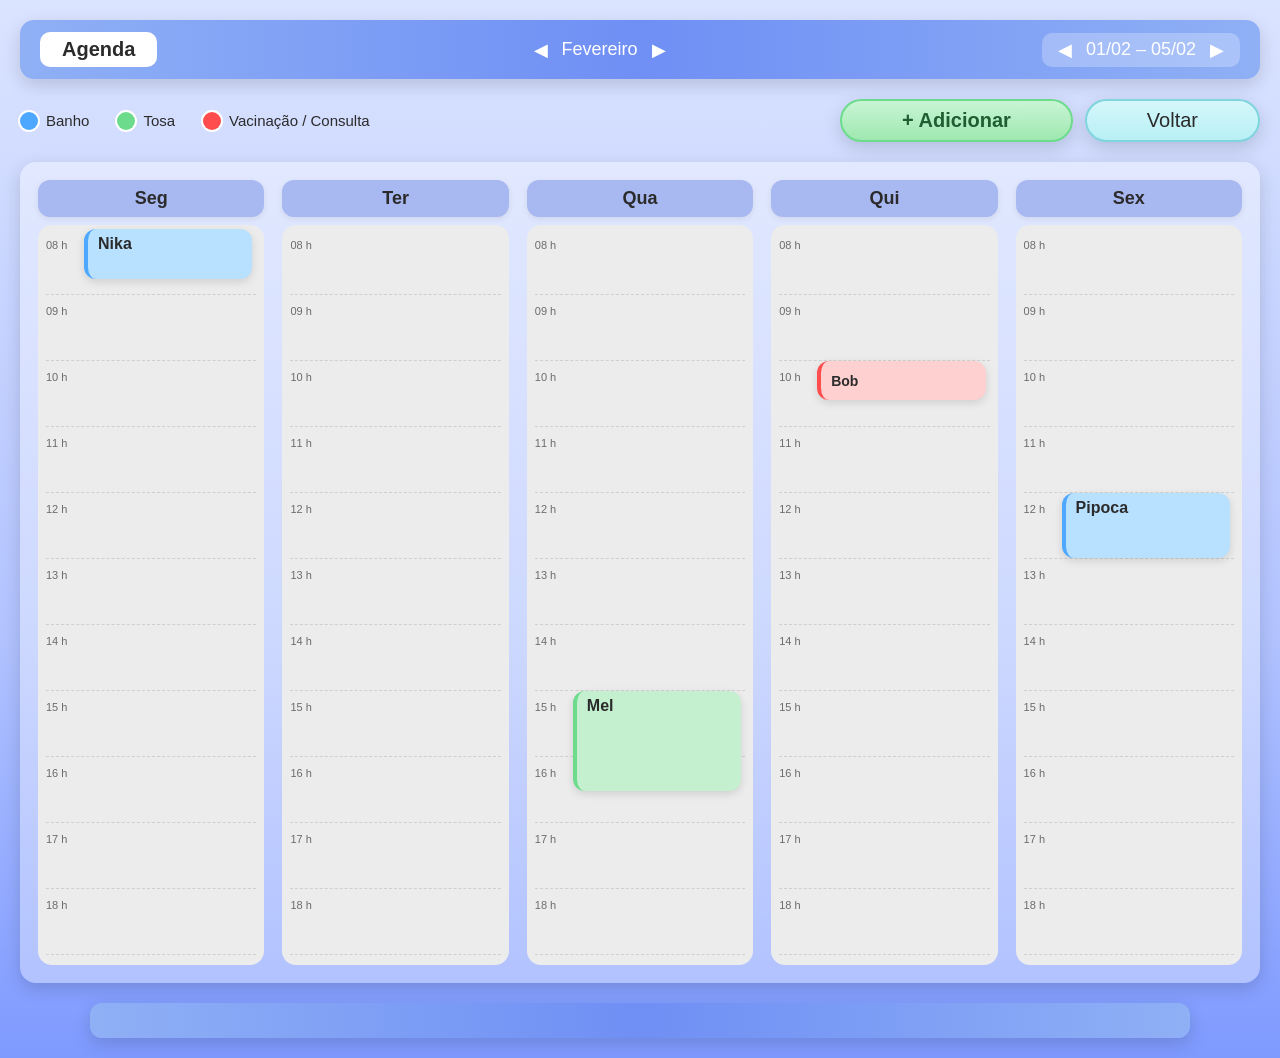
<file: agenda.html>
<!DOCTYPE html>
<html lang="PT-BR">
<head>
    <meta charset="UTF-8">
    <meta name="viewport" content="width=device-width, initial-scale=1.0">
    <link rel="stylesheet" href="css/style.css">
    <title>Agenda — PetVida & Estética Animal</title>
</head>
<body class="pagina-agenda">

  <!-- ==================== TOPO DA AGENDA ==================== -->
  <header class="topo-agenda">

    <a href="index.html" class="topo-titulo">Agenda</a>

    <div class="topo-nav">
      <a href="#" class="nav-seta">◀</a>
      <span class="nav-texto">Fevereiro</span>
      <a href="#" class="nav-seta">▶</a>
    </div>

    <div class="topo-nav topo-nav-semana">
      <a href="#" class="nav-seta">◀</a>
      <span class="nav-texto">01/02 – 05/02</span>
      <a href="#" class="nav-seta">▶</a>
    </div>

  </header>

  <!-- ==================== LEGENDA + BOTÕES ==================== -->
  <section class="barra-legenda">

    <div class="legenda">
      <span class="legenda-item">
        <span class="bolinha bolinha-banho"></span> Banho
      </span>
      <span class="legenda-item">
        <span class="bolinha bolinha-tosa"></span> Tosa
      </span>
      <span class="legenda-item">
        <span class="bolinha bolinha-vacina"></span> Vacinação / Consulta
      </span>
    </div>

    <div class="botoes-acao">
      <a href="cadastro.html" class="botao-voltar botao-adicionar">+ Adicionar</a>
      <a href="index.html" class="botao-voltar">Voltar</a>
    </div>

  </section>

  <!-- ==================== GRADE DA SEMANA ==================== -->
  <section class="grade-semana">

    <!-- ==================== SEGUNDA ==================== -->
    <div class="coluna-dia">
      <div class="coluna-cabecalho">Seg</div>
      <div class="coluna-corpo">

        <div class="linha-horario">
          <span class="hora-label">08 h</span>
          <div class="agendamento agendamento-banho agendamento-alto">
            <strong>Nika</strong>
            <small>8:00 – 8:40</small>
          </div>
        </div>

        <div class="linha-horario"><span class="hora-label">09 h</span></div>
        <div class="linha-horario"><span class="hora-label">10 h</span></div>
        <div class="linha-horario"><span class="hora-label">11 h</span></div>
        <div class="linha-horario"><span class="hora-label">12 h</span></div>
        <div class="linha-horario"><span class="hora-label">13 h</span></div>
        <div class="linha-horario"><span class="hora-label">14 h</span></div>
        <div class="linha-horario"><span class="hora-label">15 h</span></div>
        <div class="linha-horario"><span class="hora-label">16 h</span></div>
        <div class="linha-horario"><span class="hora-label">17 h</span></div>
        <div class="linha-horario"><span class="hora-label">18 h</span></div>

      </div>
    </div>

    <!-- ==================== TERÇA ==================== -->
    <div class="coluna-dia">
      <div class="coluna-cabecalho">Ter</div>
      <div class="coluna-corpo">

        <div class="linha-horario"><span class="hora-label">08 h</span></div>
        <div class="linha-horario"><span class="hora-label">09 h</span></div>
        <div class="linha-horario"><span class="hora-label">10 h</span></div>
        <div class="linha-horario"><span class="hora-label">11 h</span></div>
        <div class="linha-horario"><span class="hora-label">12 h</span></div>
        <div class="linha-horario"><span class="hora-label">13 h</span></div>
        <div class="linha-horario"><span class="hora-label">14 h</span></div>
        <div class="linha-horario"><span class="hora-label">15 h</span></div>
        <div class="linha-horario"><span class="hora-label">16 h</span></div>
        <div class="linha-horario"><span class="hora-label">17 h</span></div>
        <div class="linha-horario"><span class="hora-label">18 h</span></div>

      </div>
    </div>

    <!-- ==================== QUARTA ==================== -->
    <div class="coluna-dia">
      <div class="coluna-cabecalho">Qua</div>
      <div class="coluna-corpo">

        <div class="linha-horario"><span class="hora-label">08 h</span></div>
        <div class="linha-horario"><span class="hora-label">09 h</span></div>
        <div class="linha-horario"><span class="hora-label">10 h</span></div>
        <div class="linha-horario"><span class="hora-label">11 h</span></div>
        <div class="linha-horario"><span class="hora-label">12 h</span></div>
        <div class="linha-horario"><span class="hora-label">13 h</span></div>
        <div class="linha-horario"><span class="hora-label">14 h</span></div>

        <div class="linha-horario">
          <span class="hora-label">15 h</span>
          <div class="agendamento agendamento-tosa agendamento-1h30">
            <strong>Mel</strong>
            <small>15:00 – 16:30</small>
          </div>
        </div>

        <div class="linha-horario"><span class="hora-label">16 h</span></div>
        <div class="linha-horario"><span class="hora-label">17 h</span></div>
        <div class="linha-horario"><span class="hora-label">18 h</span></div>

      </div>
    </div>

    <!-- ==================== QUINTA ==================== -->
    <div class="coluna-dia">
      <div class="coluna-cabecalho">Qui</div>
      <div class="coluna-corpo">

        <div class="linha-horario"><span class="hora-label">08 h</span></div>
        <div class="linha-horario"><span class="hora-label">09 h</span></div>

        <div class="linha-horario">
          <span class="hora-label">10 h</span>
          <div class="agendamento agendamento-vacina agendamento-30min">
            <strong>Bob</strong>
            <small>10:00 – 10:30</small>
          </div>
        </div>

        <div class="linha-horario"><span class="hora-label">11 h</span></div>
        <div class="linha-horario"><span class="hora-label">12 h</span></div>
        <div class="linha-horario"><span class="hora-label">13 h</span></div>
        <div class="linha-horario"><span class="hora-label">14 h</span></div>
        <div class="linha-horario"><span class="hora-label">15 h</span></div>
        <div class="linha-horario"><span class="hora-label">16 h</span></div>
        <div class="linha-horario"><span class="hora-label">17 h</span></div>
        <div class="linha-horario"><span class="hora-label">18 h</span></div>

      </div>
    </div>

    <!-- ==================== SEXTA ==================== -->
    <div class="coluna-dia">
      <div class="coluna-cabecalho">Sex</div>
      <div class="coluna-corpo">

        <div class="linha-horario"><span class="hora-label">08 h</span></div>
        <div class="linha-horario"><span class="hora-label">09 h</span></div>
        <div class="linha-horario"><span class="hora-label">10 h</span></div>
        <div class="linha-horario"><span class="hora-label">11 h</span></div>

        <div class="linha-horario">
          <span class="hora-label">12 h</span>
          <div class="agendamento agendamento-banho agendamento-1h">
            <strong>Pipoca</strong>
            <small>12:00 – 13:00</small>
          </div>
        </div>

        <div class="linha-horario"><span class="hora-label">13 h</span></div>
        <div class="linha-horario"><span class="hora-label">14 h</span></div>
        <div class="linha-horario"><span class="hora-label">15 h</span></div>
        <div class="linha-horario"><span class="hora-label">16 h</span></div>
        <div class="linha-horario"><span class="hora-label">17 h</span></div>
        <div class="linha-horario"><span class="hora-label">18 h</span></div>

      </div>
    </div>

  </section>

  <!-- Faixa azul do rodapé -->
  <div class="rodape-faixa"></div>

</body>
</html>
</file>
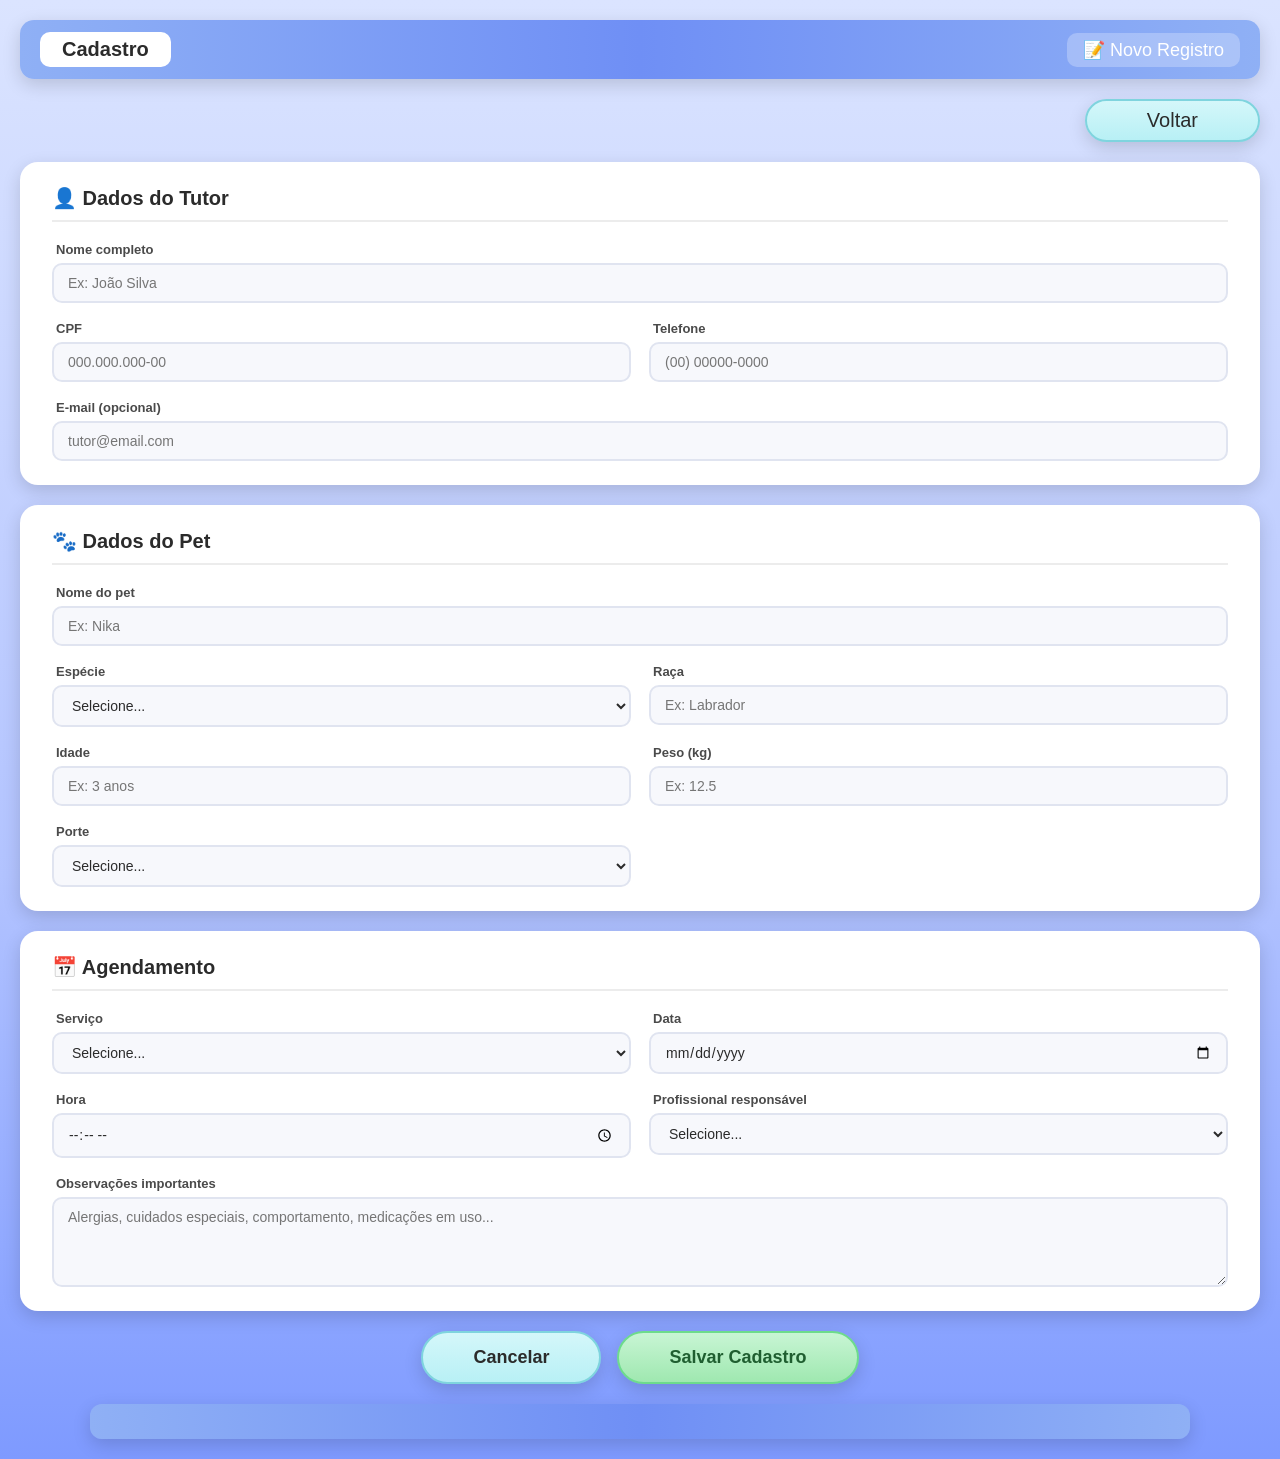
<file: cadastro.html>
<!DOCTYPE html>
<html lang="PT-BR">
<head>
    <meta charset="UTF-8">
    <meta name="viewport" content="width=device-width, initial-scale=1.0">
    <link rel="stylesheet" href="css/style.css">
    <title>Cadastro — PetVida & Estética Animal</title>
</head>
<body class="pagina-cadastro">

  <!-- ==================== TOPO ==================== -->
  <header class="topo-agenda">

    <a href="index.html" class="topo-titulo">Cadastro</a>

    <div class="topo-nav topo-nav-semana">
      <span class="nav-texto">📝 Novo Registro</span>
    </div>

  </header>

  <!-- ==================== BOTÕES ==================== -->
  <section class="barra-legenda">

    <div></div>

    <div class="botoes-acao">
      <a href="index.html" class="botao-voltar">Voltar</a>
    </div>

  </section>

  <!-- ==================== FORMULÁRIO ==================== -->
  <form class="form-cadastro" action="index.html">

    <!-- ============ SEÇÃO: TUTOR ============ -->
    <section class="form-secao">
      <h2 class="form-secao-titulo">👤 Dados do Tutor</h2>

      <div class="form-grid">

        <div class="form-campo form-campo-full">
          <label for="tutor-nome">Nome completo</label>
          <input
            type="text"
            id="tutor-nome"
            name="tutor-nome"
            placeholder="Ex: João Silva"
            required
          >
        </div>

        <div class="form-campo">
          <label for="tutor-cpf">CPF</label>
          <input
            type="text"
            id="tutor-cpf"
            name="tutor-cpf"
            placeholder="000.000.000-00"
            required
          >
        </div>

        <div class="form-campo">
          <label for="tutor-tel">Telefone</label>
          <input
            type="tel"
            id="tutor-tel"
            name="tutor-tel"
            placeholder="(00) 00000-0000"
            required
          >
        </div>

        <div class="form-campo form-campo-full">
          <label for="tutor-email">E-mail (opcional)</label>
          <input
            type="email"
            id="tutor-email"
            name="tutor-email"
            placeholder="tutor@email.com"
          >
        </div>

      </div>
    </section>

    <!-- ============ SEÇÃO: PET ============ -->
    <section class="form-secao">
      <h2 class="form-secao-titulo">🐾 Dados do Pet</h2>

      <div class="form-grid">

        <div class="form-campo form-campo-full">
          <label for="pet-nome">Nome do pet</label>
          <input
            type="text"
            id="pet-nome"
            name="pet-nome"
            placeholder="Ex: Nika"
            required
          >
        </div>

        <div class="form-campo">
          <label for="pet-especie">Espécie</label>
          <select id="pet-especie" name="pet-especie" required>
            <option value="">Selecione...</option>
            <option value="cachorro">🐶 Cachorro</option>
            <option value="gato">🐱 Gato</option>
            <option value="ave">🐦 Ave</option>
            <option value="roedor">🐹 Roedor</option>
            <option value="outro">Outro</option>
          </select>
        </div>

        <div class="form-campo">
          <label for="pet-raca">Raça</label>
          <input
            type="text"
            id="pet-raca"
            name="pet-raca"
            placeholder="Ex: Labrador"
          >
        </div>

        <div class="form-campo">
          <label for="pet-idade">Idade</label>
          <input
            type="text"
            id="pet-idade"
            name="pet-idade"
            placeholder="Ex: 3 anos"
          >
        </div>

        <div class="form-campo">
          <label for="pet-peso">Peso (kg)</label>
          <input
            type="number"
            id="pet-peso"
            name="pet-peso"
            placeholder="Ex: 12.5"
            step="0.1"
            min="0"
          >
        </div>

        <div class="form-campo">
          <label for="pet-porte">Porte</label>
          <select id="pet-porte" name="pet-porte" required>
            <option value="">Selecione...</option>
            <option value="mini">Mini (até 5 kg)</option>
            <option value="pequeno">Pequeno (5–10 kg)</option>
            <option value="medio">Médio (10–25 kg)</option>
            <option value="grande">Grande (25–45 kg)</option>
            <option value="gigante">Gigante (45+ kg)</option>
          </select>
        </div>

      </div>
    </section>

    <!-- ============ SEÇÃO: AGENDAMENTO ============ -->
    <section class="form-secao">
      <h2 class="form-secao-titulo">📅 Agendamento</h2>

      <div class="form-grid">

        <div class="form-campo">
          <label for="ag-servico">Serviço</label>
          <select id="ag-servico" name="ag-servico" required>
            <option value="">Selecione...</option>
            <option value="banho">🛁 Banho</option>
            <option value="tosa">✂️ Tosa</option>
            <option value="banho-tosa">🛁 Banho + Tosa</option>
            <option value="vacina">💉 Vacinação</option>
            <option value="consulta">🩺 Consulta</option>
          </select>
        </div>

        <div class="form-campo">
          <label for="ag-data">Data</label>
          <input
            type="date"
            id="ag-data"
            name="ag-data"
            required
          >
        </div>

        <div class="form-campo">
          <label for="ag-hora">Hora</label>
          <input
            type="time"
            id="ag-hora"
            name="ag-hora"
            required
          >
        </div>

        <div class="form-campo">
          <label for="ag-responsavel">Profissional responsável</label>
          <select id="ag-responsavel" name="ag-responsavel">
            <option value="">Selecione...</option>
            <option value="gabriel">Dr. Gabriel Santos</option>
            <option value="camila">Dra. Camila Paes</option>
            <option value="rafael">Rafael (Tosador)</option>
            <option value="bianca">Bianca (Tosadora)</option>
          </select>
        </div>

        <div class="form-campo form-campo-full">
          <label for="ag-obs">Observações importantes</label>
          <textarea
            id="ag-obs"
            name="ag-obs"
            rows="4"
            placeholder="Alergias, cuidados especiais, comportamento, medicações em uso..."
          ></textarea>
        </div>

      </div>
    </section>

    <!-- ============ BOTÕES DE AÇÃO ============ -->
    <div class="form-acoes">
      <a href="index.html" class="botao-form botao-cancelar">Cancelar</a>
      <button type="submit" class="botao-form botao-salvar">Salvar Cadastro</button>
    </div>

  </form>

  <!-- Faixa azul do rodapé -->
  <div class="rodape-faixa"></div>

</body>
</html>
</file>
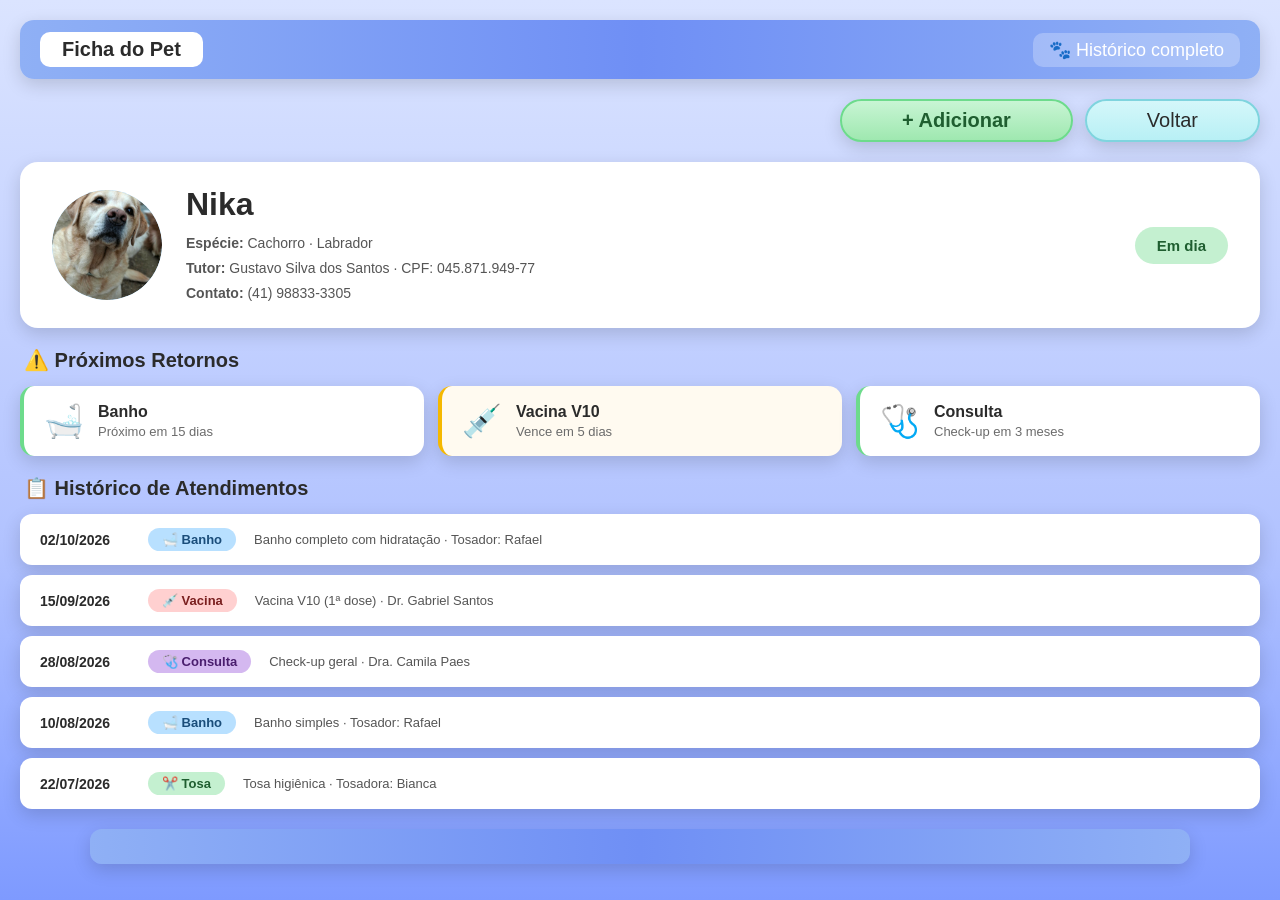
<file: pet-detalhe.html>
<!DOCTYPE html>
<html lang="PT-BR">
<head>
    <meta charset="UTF-8">
    <meta name="viewport" content="width=device-width, initial-scale=1.0">
    <link rel="stylesheet" href="css/style.css">
    <title>Ficha do Pet — PetVida & Estética Animal</title>
</head>
<body class="pagina-detalhe">

  <!-- ==================== TOPO ==================== -->
  <header class="topo-agenda">

    <a href="index.html" class="topo-titulo">Ficha do Pet</a>

    <div class="topo-nav topo-nav-semana">
      <span class="nav-texto">🐾 Histórico completo</span>
    </div>

  </header>

  <!-- ==================== BOTÕES ==================== -->
  <section class="barra-legenda">

    <div></div>

    <div class="botoes-acao">
      <a href="cadastro.html" class="botao-voltar botao-adicionar">+ Adicionar</a>
      <a href="pets.html" class="botao-voltar">Voltar</a>
    </div>

  </section>

  <!-- ==================== CABEÇALHO DO PET ==================== -->
  <section class="ficha-cabecalho">

    <div class="ficha-avatar">
      <img src="assets/Nika.jpg" alt="Nika" class="ficha-avatar-img">
    </div>

    <div class="ficha-dados">
      <h1 class="ficha-nome">Nika</h1>
      <p class="ficha-info"><strong>Espécie:</strong> Cachorro · Labrador</p>
      <p class="ficha-info"><strong>Tutor:</strong> Gustavo Silva dos Santos · CPF: 045.871.949-77</p>
      <p class="ficha-info"><strong>Contato:</strong> (41) 98833-3305</p>
    </div>

    <span class="pet-status pet-status-ok ficha-status">Em dia</span>

  </section>

  <!-- ==================== PRÓXIMOS RETORNOS ==================== -->
  <section class="ficha-secao">

    <h2 class="ficha-secao-titulo">⚠️ Próximos Retornos</h2>

    <div class="retornos-grid">

      <div class="retorno-card retorno-ok">
        <span class="retorno-icone">🛁</span>
        <div class="retorno-info">
          <strong>Banho</strong>
          <small>Próximo em 15 dias</small>
        </div>
      </div>

      <div class="retorno-card retorno-alerta">
        <span class="retorno-icone">💉</span>
        <div class="retorno-info">
          <strong>Vacina V10</strong>
          <small>Vence em 5 dias</small>
        </div>
      </div>

      <div class="retorno-card retorno-ok">
        <span class="retorno-icone">🩺</span>
        <div class="retorno-info">
          <strong>Consulta</strong>
          <small>Check-up em 3 meses</small>
        </div>
      </div>

    </div>

  </section>

  <!-- ==================== HISTÓRICO ==================== -->
  <section class="ficha-secao">

    <h2 class="ficha-secao-titulo">📋 Histórico de Atendimentos</h2>

    <div class="historico-lista">

      <div class="historico-item">
        <span class="historico-data">02/10/2026</span>
        <span class="historico-tipo historico-tipo-banho">🛁 Banho</span>
        <span class="historico-detalhe">Banho completo com hidratação · Tosador: Rafael</span>
      </div>

      <div class="historico-item">
        <span class="historico-data">15/09/2026</span>
        <span class="historico-tipo historico-tipo-vacina">💉 Vacina</span>
        <span class="historico-detalhe">Vacina V10 (1ª dose) · Dr. Gabriel Santos</span>
      </div>

      <div class="historico-item">
        <span class="historico-data">28/08/2026</span>
        <span class="historico-tipo historico-tipo-consulta">🩺 Consulta</span>
        <span class="historico-detalhe">Check-up geral · Dra. Camila Paes</span>
      </div>

      <div class="historico-item">
        <span class="historico-data">10/08/2026</span>
        <span class="historico-tipo historico-tipo-banho">🛁 Banho</span>
        <span class="historico-detalhe">Banho simples · Tosador: Rafael</span>
      </div>

      <div class="historico-item">
        <span class="historico-data">22/07/2026</span>
        <span class="historico-tipo historico-tipo-tosa">✂️ Tosa</span>
        <span class="historico-detalhe">Tosa higiênica · Tosadora: Bianca</span>
      </div>

    </div>

  </section>

  <!-- Faixa azul do rodapé -->
  <div class="rodape-faixa"></div>

</body>
</html>
</file>
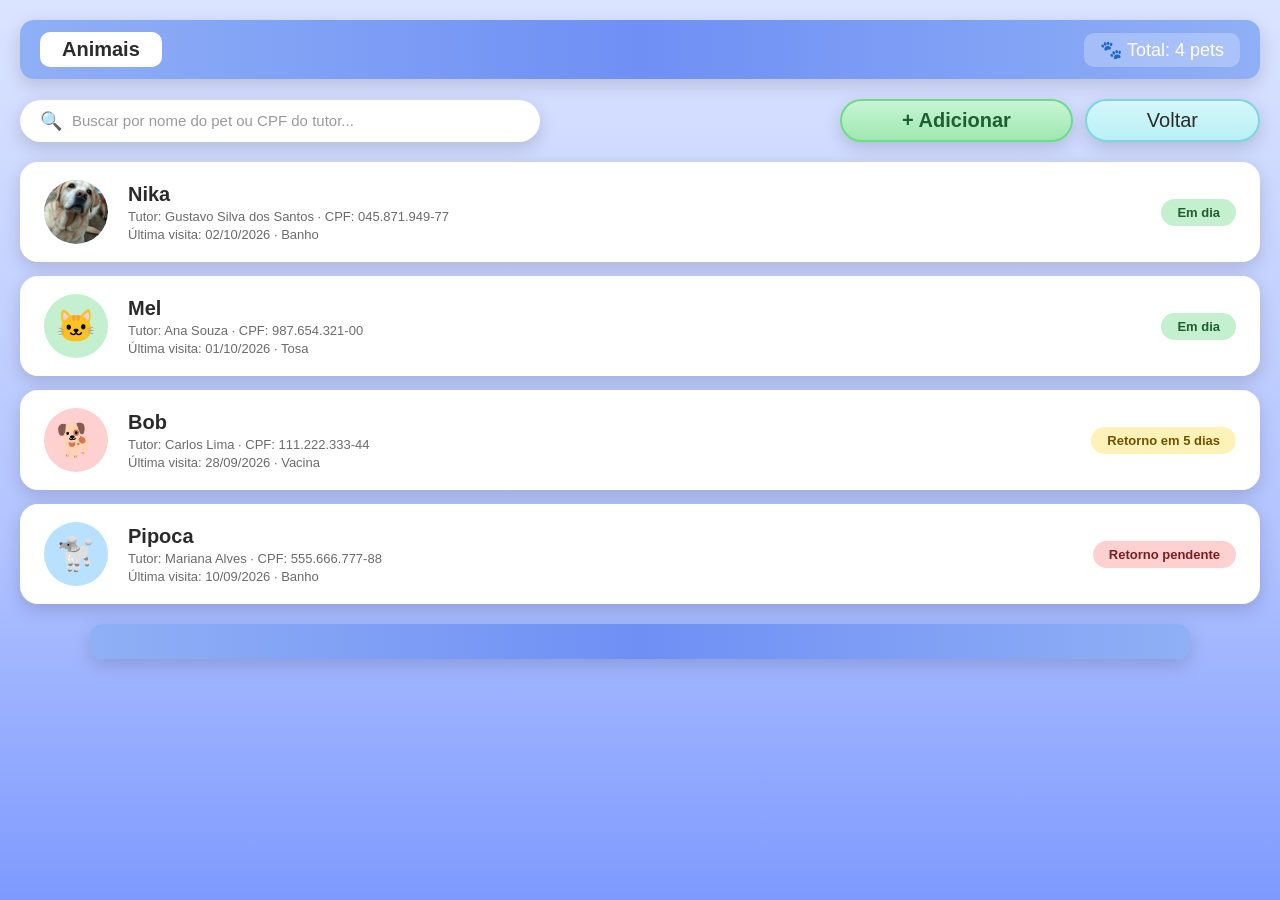
<file: pets.html>
<!DOCTYPE html>
<html lang="PT-BR">
<head>
    <meta charset="UTF-8">
    <meta name="viewport" content="width=device-width, initial-scale=1.0">
    <link rel="stylesheet" href="css/style.css">
    <title>Animais — PetVida & Estética Animal</title>
</head>
<body class="pagina-pets">

  <!-- ==================== TOPO ==================== -->
  <header class="topo-agenda">

    <a href="index.html" class="topo-titulo">Animais</a>

    <div class="topo-nav topo-nav-semana">
      <span class="nav-texto">🐾 Total: 4 pets</span>
    </div>

  </header>

  <!-- ==================== BARRA DE BUSCA + BOTÕES ==================== -->
  <section class="barra-legenda">

    <div class="busca-container">
      <span class="busca-icone">🔍</span>
      <input
        type="search"
        class="busca-input"
        placeholder="Buscar por nome do pet ou CPF do tutor..."
      >
    </div>

    <div class="botoes-acao">
      <a href="cadastro.html" class="botao-voltar botao-adicionar">+ Adicionar</a>
      <a href="index.html" class="botao-voltar">Voltar</a>
    </div>

  </section>

  <!-- ==================== LISTA DE PETS ==================== -->
  <section class="lista-pets">

    <!-- Nika -->
    <a href="pet-detalhe.html" class="pet-card">
      <div class="pet-avatar pet-avatar-azul">
        <img src="assets/Nika.jpg" alt="Nika" class="pet-avatar-img">
      </div>
      <div class="pet-info">
        <strong class="pet-nome">Nika</strong>
        <small class="pet-tutor">Tutor: Gustavo Silva dos Santos · CPF: 045.871.949-77</small>
        <small class="pet-ultima">Última visita: 02/10/2026 · Banho</small>
      </div>
      <span class="pet-status pet-status-ok">Em dia</span>
    </a>

    <!-- Mel -->
    <a href="pet-detalhe.html" class="pet-card">
      <div class="pet-avatar pet-avatar-verde">🐱</div>
      <div class="pet-info">
        <strong class="pet-nome">Mel</strong>
        <small class="pet-tutor">Tutor: Ana Souza · CPF: 987.654.321-00</small>
        <small class="pet-ultima">Última visita: 01/10/2026 · Tosa</small>
      </div>
      <span class="pet-status pet-status-ok">Em dia</span>
    </a>

    <!-- Bob -->
    <a href="pet-detalhe.html" class="pet-card">
      <div class="pet-avatar pet-avatar-vermelho">🐕</div>
      <div class="pet-info">
        <strong class="pet-nome">Bob</strong>
        <small class="pet-tutor">Tutor: Carlos Lima · CPF: 111.222.333-44</small>
        <small class="pet-ultima">Última visita: 28/09/2026 · Vacina</small>
      </div>
      <span class="pet-status pet-status-alerta">Retorno em 5 dias</span>
    </a>

    <!-- Pipoca -->
    <a href="pet-detalhe.html" class="pet-card">
      <div class="pet-avatar pet-avatar-azul">🐩</div>
      <div class="pet-info">
        <strong class="pet-nome">Pipoca</strong>
        <small class="pet-tutor">Tutor: Mariana Alves · CPF: 555.666.777-88</small>
        <small class="pet-ultima">Última visita: 10/09/2026 · Banho</small>
      </div>
      <span class="pet-status pet-status-pendente">Retorno pendente</span>
    </a>

  </section>

  <!-- Faixa azul do rodapé -->
  <div class="rodape-faixa"></div>

</body>
</html>
</file>
<file: css/style.css>
/* ============================================================
   PetVida & Estética Animal — Estilos Globais
   ============================================================ */

/* ---------- Reset básico ---------- */
* {
  margin: 0;
  padding: 0;
  box-sizing: border-box;
}

/* ---------- Variáveis de cor ---------- */
:root {
  --azul-topo:     #6f8ff5;
  --azul-claro:    #a8b8f0;
  --lilas-card:    #c08fe0;
  --ciano-botao:   #b8f0f5;
  --ciano-borda:   #7fd4de;
  --fundo-pagina:  #f2f2f2;
  --texto-escuro:  #2b2b2b;
  --texto-titulo:  #5a2a2a;
  --sombra-suave:  0 6px 18px rgba(0, 0, 0, 0.15);
}

/* ---------- Corpo da página ---------- */
body {
  font-family: 'Poppins', 'Segoe UI', Arial, sans-serif;
  background: linear-gradient(180deg, hsl(225, 77%, 86%) 0%, #e1e8ff 60%, hsl(227, 68%, 85%) 100%);
  color: var(--texto-escuro);
  min-height: 100vh;
  display: flex;
  flex-direction: column;
  align-items: center;
  padding: 30px 20px;
  gap: 40px;
}

/* ============================================================
   TOPO (index)
   ============================================================ */
.topo {
  width: 100%;
  max-width: 1900px;
  padding: 25px 20px;
  border-radius: 18px;
  text-align: center;
  background: linear-gradient(90deg, #8fb0f5 0%, #6f8ff5 50%, #8fb0f5 100%);
  box-shadow: var(--sombra-suave);
}

.titulo-clinica {
  font-family: 'Poppins', sans-serif;
  font-size: 42px;
  font-weight: 600;
  color: var(--texto-titulo);
  letter-spacing: 0.5px;
}

/* ============================================================
   MENU PRINCIPAL (index)
   ============================================================ */
.menu-principal {
  display: flex;
  justify-content: center;
  gap: 60px;
  flex-wrap: wrap;
  width: 100%;
  max-width: 1900px;
}

.card-menu {
  width: 520px;
  height: 300px;
  border-radius: 22px;
  display: flex;
  flex-direction: column;
  justify-content: center;
  align-items: center;
  gap: 20px;
  text-decoration: none;
  color: #000;
  box-shadow: var(--sombra-suave);
  transition: transform 0.2s ease, box-shadow 0.2s ease;
}

.card-menu:hover {
  transform: translateY(-6px);
  box-shadow: 0 10px 24px rgba(0, 0, 0, 0.22);
}

.card-agenda {
  background: linear-gradient(180deg, #b3c2f5 0%, #a8b8f0 100%);
}

.card-animais {
  background: linear-gradient(180deg, #c99be8 0%, #bd8ade 100%);
}

.card-titulo {
  font-family: 'Poppins', sans-serif;
  font-size: 26px;
  font-weight: 500;
  color: #000;
}

.card-imagem {
  width: 120px;
  height: 120px;
  object-fit: contain;
}

/* ============================================================
   BOTÃO REGISTRO (index)
   ============================================================ */
.area-registro {
  display: flex;
  justify-content: center;
  width: 100%;
}

.botao-registro {
  display: inline-block;
  padding: 18px 90px;
  border-radius: 50px;
  text-decoration: none;
  font-family: 'Poppins', sans-serif;
  font-size: 30px;
  font-weight: 500;
  color: #000;
  text-align: center;
  background: linear-gradient(180deg, #d4f7fa 0%, #b8f0f5 100%);
  border: 2px solid var(--ciano-borda);
  box-shadow: var(--sombra-suave);
  transition: transform 0.2s ease, box-shadow 0.2s ease;
}

.botao-registro:hover {
  transform: translateY(-3px);
  box-shadow: 0 10px 22px rgba(0, 0, 0, 0.2);
}

/* ============================================================
   RODAPÉ COM INFORMAÇÕES (index)
   ============================================================ */
.rodape-info {
  width: 100%;
  max-width: 1100px;
  display: flex;
  justify-content: space-between;
  gap: 40px;
  flex-wrap: wrap;
  background-color: #ffffff;
  border-radius: 18px;
  padding: 35px 40px;
  box-shadow: var(--sombra-suave);
}

.rodape-coluna {
  flex: 1;
  min-width: 220px;
  display: flex;
  flex-direction: column;
  gap: 10px;
}

.rodape-titulo {
  font-family: 'Poppins', sans-serif;
  font-size: 18px;
  font-weight: 600;
  color: #4a4a4a;
  margin-bottom: 6px;
}

.rodape-texto {
  font-size: 14px;
  color: #555;
  line-height: 1.6;
}

.rodape-link {
  font-size: 14px;
  color: #5a7ce0;
  text-decoration: none;
  line-height: 1.6;
  transition: color 0.2s ease;
}

.rodape-link:hover {
  color: #2b4bb8;
  text-decoration: underline;
}

.rodape-faixa {
  width: 100%;
  max-width: 1100px;
  height: 35px;
  border-radius: 12px;
  background: linear-gradient(90deg, #8fb0f5 0%, #6f8ff5 50%, #8fb0f5 100%);
  box-shadow: var(--sombra-suave);
}

/* ============================================================
   RESPONSIVO GERAL
   ============================================================ */
@media (max-width: 700px) {
  .titulo-clinica { font-size: 28px; }
  .menu-principal { gap: 30px; }
  .card-menu { width: 160px; height: 220px; }
  .card-titulo { font-size: 22px; }
  .botao-registro { font-size: 22px; padding: 14px 60px; }
}

/* ============================================================
   PÁGINA AGENDA
   ============================================================ */
.pagina-agenda {
  background: linear-gradient(180deg, #dbe4ff 0%, #b2c3ff 60%, #7e9aff 100%);
  padding: 20px;
  gap: 20px;
  align-items: center;
}

.topo-agenda {
  width: 100%;
  max-width: 1400px;
  display: flex;
  align-items: center;
  justify-content: space-between;
  gap: 20px;
  background: linear-gradient(90deg, #8fb0f5 0%, #6f8ff5 50%, #8fb0f5 100%);
  border-radius: 14px;
  padding: 12px 20px;
  box-shadow: var(--sombra-suave);
}

.topo-titulo {
  background: #ffffff;
  color: #2b2b2b;
  font-weight: 600;
  font-size: 20px;
  padding: 6px 22px;
  border-radius: 10px;
  text-decoration: none;
}

.topo-nav {
  display: flex;
  align-items: center;
  gap: 14px;
  color: #ffffff;
  font-weight: 500;
  font-size: 18px;
}

.topo-nav-semana {
  background: rgba(255, 255, 255, 0.25);
  padding: 6px 16px;
  border-radius: 10px;
}

.nav-seta {
  color: #ffffff;
  text-decoration: none;
  font-size: 18px;
  transition: transform 0.2s ease;
}

.nav-seta:hover {
  transform: scale(1.3);
}

.barra-legenda {
  width: 100%;
  max-width: 1400px;
  display: flex;
  align-items: center;
  justify-content: space-between;
  gap: 20px;
  flex-wrap: wrap;
}

.legenda {
  display: flex;
  gap: 28px;
  flex-wrap: wrap;
}

.legenda-item {
  display: flex;
  align-items: center;
  gap: 8px;
  font-size: 15px;
  font-weight: 500;
  color: #2b2b2b;
}

.bolinha {
  width: 18px;
  height: 18px;
  border-radius: 50%;
  display: inline-block;
  box-shadow: 0 0 0 2px #fff;
}

.bolinha-banho  { background: #4ea8ff; }
.bolinha-tosa   { background: #6ddb8c; }
.bolinha-vacina { background: #ff4d4d; }

.botoes-acao {
  display: flex;
  gap: 12px;
  align-items: center;
}

.botao-voltar {
  display: inline-block;
  padding: 8px 60px;
  border-radius: 50px;
  font-size: 20px;
  font-weight: 500;
  color: #2b2b2b;
  text-decoration: none;
  background: linear-gradient(180deg, #d4f7fa 0%, #b8f0f5 100%);
  border: 2px solid var(--ciano-borda);
  box-shadow: var(--sombra-suave);
  transition: transform 0.2s ease, box-shadow 0.2s ease;
}

.botao-voltar:hover {
  transform: translateY(-3px);
  box-shadow: 0 10px 22px rgba(0, 0, 0, 0.2);
}

.botao-adicionar {
  background: linear-gradient(180deg, #c8f5d4 0%, #9fe8b0 100%);
  border: 2px solid #6ddb8c;
  color: #1f5e30;
  font-weight: 600;
}

.botao-adicionar:hover {
  background: linear-gradient(180deg, #b8f0c8 0%, #8ee0a4 100%);
}

.grade-semana {
  width: 100%;
  max-width: 1400px;
  display: grid;
  grid-template-columns: repeat(5, 1fr);
  gap: 18px;
  background: rgba(255, 255, 255, 0.35);
  border-radius: 16px;
  padding: 18px;
  box-shadow: var(--sombra-suave);
}

.coluna-dia {
  display: flex;
  flex-direction: column;
  gap: 8px;
}

.coluna-cabecalho {
  background: #a8b8f0;
  color: #2b2b2b;
  text-align: center;
  font-weight: 600;
  font-size: 18px;
  padding: 8px 0;
  border-radius: 12px;
  box-shadow: 0 2px 6px rgba(0, 0, 0, 0.08);
}

.coluna-corpo {
  background: #ececec;
  border-radius: 14px;
  padding: 10px 8px;
  display: flex;
  flex-direction: column;
  gap: 6px;
  min-height: 560px;
}

.linha-horario {
  position: relative;
  min-height: 60px;
  border-bottom: 1px dashed #cfcfcf;
}

.hora-label {
  font-size: 11px;
  color: #6b6b6b;
  font-weight: 500;
}

.agendamento {
  position: absolute;
  top: -6px;
  left: 38px;
  right: 4px;
  padding: 6px 10px;
  border-radius: 12px;
  display: flex;
  flex-direction: column;
  box-shadow: 0 3px 8px rgba(0, 0, 0, 0.12);
  z-index: 2;
}

.agendamento:hover {
  transform: scale(1.03);
  box-shadow: 0 6px 14px rgba(0, 0, 0, 0.2);
  transition: all 0.2s ease;
  z-index: 5;
}

.agendamento-30min { height: 39px; }
.agendamento-1h    { height: 65px; }
.agendamento-1h30  { height: 100px; }
.agendamento-alto  { height: 50px; }

.agendamento-30min {
  padding: 4px 10px;
  justify-content: center;
}

.agendamento-30min strong {
  font-size: 14px;
}

.agendamento small {
  font-size: 11px;
  color: #4a4a4a;
  opacity: 0;
  max-height: 0;
  overflow: hidden;
  transition: opacity 0.2s ease, max-height 0.2s ease;
}

.agendamento:hover small {
  opacity: 1;
  max-height: 20px;
}

.agendamento-banho {
  background: #b8e0ff;
  border-left: 4px solid #4ea8ff;
}

.agendamento-tosa {
  background: #c4f0d0;
  border-left: 4px solid #6ddb8c;
}

.agendamento-vacina {
  background: #ffd0d0;
  border-left: 4px solid #ff4d4d;
}

@media (max-width: 900px) {
  .grade-semana {
    grid-template-columns: repeat(2, 1fr);
  }

  .coluna-corpo {
    min-height: auto;
  }
}

@media (max-width: 600px) {
  .grade-semana {
    grid-template-columns: 1fr;
  }

  .topo-agenda {
    flex-direction: column;
    gap: 10px;
  }

  .botoes-acao {
    width: 100%;
    justify-content: center;
  }
}

/* ============================================================
   PÁGINA PETS
   ============================================================ */
.pagina-pets {
  background: linear-gradient(180deg, #dbe4ff 0%, #b2c3ff 60%, #7e9aff 100%);
  padding: 20px;
  gap: 20px;
  align-items: center;
}

.busca-container {
  display: flex;
  align-items: center;
  gap: 10px;
  background: #ffffff;
  border-radius: 50px;
  padding: 10px 20px;
  flex: 1;
  max-width: 520px;
  box-shadow: var(--sombra-suave);
}

.busca-icone {
  font-size: 18px;
}

.busca-input {
  border: none;
  outline: none;
  font-family: 'Poppins', sans-serif;
  font-size: 15px;
  width: 100%;
  background: transparent;
  color: #2b2b2b;
}

.busca-input::placeholder {
  color: #9a9a9a;
}

.lista-pets {
  width: 100%;
  max-width: 1400px;
  display: flex;
  flex-direction: column;
  gap: 14px;
}

.pet-card {
  display: flex;
  align-items: center;
  gap: 20px;
  background: #ffffff;
  border-radius: 18px;
  padding: 18px 24px;
  text-decoration: none;
  color: #2b2b2b;
  box-shadow: var(--sombra-suave);
  transition: transform 0.2s ease, box-shadow 0.2s ease;
}

.pet-card:hover {
  transform: translateX(6px);
  box-shadow: 0 10px 24px rgba(0, 0, 0, 0.18);
}

.pet-avatar {
  width: 64px;
  height: 64px;
  border-radius: 50%;
  display: flex;
  justify-content: center;
  align-items: center;
  font-size: 32px;
  flex-shrink: 0;
  overflow: hidden;
}

.pet-avatar-img {
  width: 100%;
  height: 100%;
  object-fit: cover;
  border-radius: 50%;
}

.pet-avatar-azul     { background: #b8e0ff; }
.pet-avatar-verde    { background: #c4f0d0; }
.pet-avatar-vermelho { background: #ffd0d0; }

.pet-info {
  display: flex;
  flex-direction: column;
  gap: 3px;
  flex: 1;
}

.pet-nome {
  font-size: 20px;
  font-weight: 600;
  color: #2b2b2b;
}

.pet-tutor,
.pet-ultima {
  font-size: 13px;
  color: #6b6b6b;
}

.pet-status {
  padding: 6px 16px;
  border-radius: 50px;
  font-size: 13px;
  font-weight: 600;
  white-space: nowrap;
}

.pet-status-ok {
  background: #c4f0d0;
  color: #1f5e30;
}

.pet-status-alerta {
  background: #fff2b8;
  color: #6e5200;
}

.pet-status-pendente {
  background: #ffd0d0;
  color: #7a1f1f;
}

@media (max-width: 700px) {
  .busca-container {
    max-width: 100%;
  }

  .pet-card {
    flex-wrap: wrap;
    gap: 12px;
  }

  .pet-status {
    margin-left: auto;
  }
}

/* ============================================================
   PÁGINA DETALHE DO PET
   ============================================================ */
.pagina-detalhe {
  background: linear-gradient(180deg, #dbe4ff 0%, #b2c3ff 60%, #7e9aff 100%);
  padding: 20px;
  gap: 20px;
  align-items: center;
}

.ficha-cabecalho {
  width: 100%;
  max-width: 1400px;
  display: flex;
  align-items: center;
  gap: 24px;
  background: #ffffff;
  border-radius: 18px;
  padding: 24px 32px;
  box-shadow: var(--sombra-suave);
  flex-wrap: wrap;
}

.ficha-avatar {
  width: 110px;
  height: 110px;
  border-radius: 50%;
  overflow: hidden;
  flex-shrink: 0;
  background: #b8e0ff;
  display: flex;
  justify-content: center;
  align-items: center;
}

.ficha-avatar-img {
  width: 100%;
  height: 100%;
  object-fit: cover;
  border-radius: 50%;
}

.ficha-dados {
  flex: 1;
  display: flex;
  flex-direction: column;
  gap: 4px;
  min-width: 220px;
}

.ficha-nome {
  font-family: 'Poppins', sans-serif;
  font-size: 32px;
  font-weight: 600;
  color: #2b2b2b;
  margin-bottom: 6px;
}

.ficha-info {
  font-size: 14px;
  color: #555;
  line-height: 1.5;
}

.ficha-status {
  font-size: 15px;
  padding: 10px 22px;
}

.ficha-secao {
  width: 100%;
  max-width: 1400px;
  display: flex;
  flex-direction: column;
  gap: 14px;
}

.ficha-secao-titulo {
  font-family: 'Poppins', sans-serif;
  font-size: 20px;
  font-weight: 600;
  color: #2b2b2b;
  padding-left: 4px;
}

.retornos-grid {
  display: grid;
  grid-template-columns: repeat(3, 1fr);
  gap: 14px;
}

.retorno-card {
  display: flex;
  align-items: center;
  gap: 14px;
  background: #ffffff;
  border-radius: 14px;
  padding: 16px 20px;
  box-shadow: var(--sombra-suave);
}

.retorno-icone {
  font-size: 32px;
  flex-shrink: 0;
}

.retorno-info {
  display: flex;
  flex-direction: column;
  gap: 3px;
}

.retorno-info strong {
  font-size: 16px;
  font-weight: 600;
  color: #2b2b2b;
}

.retorno-info small {
  font-size: 13px;
  color: #6b6b6b;
}

.retorno-ok {
  border-left: 4px solid #6ddb8c;
}

.retorno-alerta {
  border-left: 4px solid #f5b800;
  background: #fffaf0;
}

.historico-lista {
  display: flex;
  flex-direction: column;
  gap: 10px;
}

.historico-item {
  display: flex;
  align-items: center;
  gap: 18px;
  background: #ffffff;
  border-radius: 12px;
  padding: 14px 20px;
  box-shadow: var(--sombra-suave);
  flex-wrap: wrap;
}

.historico-data {
  font-size: 14px;
  font-weight: 600;
  color: #2b2b2b;
  min-width: 90px;
}

.historico-tipo {
  font-size: 13px;
  font-weight: 600;
  padding: 4px 14px;
  border-radius: 50px;
  white-space: nowrap;
}

.historico-tipo-banho {
  background: #b8e0ff;
  color: #1a4d7a;
}

.historico-tipo-vacina {
  background: #ffd0d0;
  color: #7a1f1f;
}

.historico-tipo-consulta {
  background: #d4b8f0;
  color: #4a1e6e;
}

.historico-tipo-tosa {
  background: #c4f0d0;
  color: #1f5e30;
}

.historico-detalhe {
  font-size: 13px;
  color: #555;
  flex: 1;
}

@media (max-width: 900px) {
  .retornos-grid {
    grid-template-columns: 1fr;
  }
}

@media (max-width: 700px) {
  .ficha-cabecalho {
    justify-content: center;
    text-align: center;
  }

  .ficha-dados {
    align-items: center;
  }

  .ficha-status {
    margin: 0 auto;
  }

  .historico-item {
    flex-direction: column;
    align-items: flex-start;
    gap: 8px;
  }
}






/* ============================================================
   PÁGINA CADASTRO
   ============================================================ */
.pagina-cadastro {
  background: linear-gradient(180deg, #dbe4ff 0%, #b2c3ff 60%, #7e9aff 100%);
  padding: 20px;
  gap: 20px;
  align-items: center;
}

/* ---------- Formulário ---------- */
.form-cadastro {
  width: 100%;
  max-width: 1400px;
  display: flex;
  flex-direction: column;
  gap: 20px;
}

/* ---------- Seções do formulário ---------- */
.form-secao {
  background: #ffffff;
  border-radius: 18px;
  padding: 24px 32px;
  box-shadow: var(--sombra-suave);
}

.form-secao-titulo {
  font-family: 'Poppins', sans-serif;
  font-size: 20px;
  font-weight: 600;
  color: #2b2b2b;
  margin-bottom: 20px;
  padding-bottom: 10px;
  border-bottom: 2px solid #ececec;
}

/* ---------- Grid do formulário ---------- */
.form-grid {
  display: grid;
  grid-template-columns: repeat(2, 1fr);
  gap: 18px;
}

.form-campo {
  display: flex;
  flex-direction: column;
  gap: 6px;
}

.form-campo-full {
  grid-column: 1 / -1;   /* ocupa as 2 colunas */
}

/* ---------- Labels ---------- */
.form-campo label {
  font-size: 13px;
  font-weight: 600;
  color: #4a4a4a;
  padding-left: 4px;
}

/* ---------- Inputs, selects e textarea ---------- */
.form-campo input,
.form-campo select,
.form-campo textarea {
  font-family: 'Poppins', sans-serif;
  font-size: 14px;
  color: #2b2b2b;
  background: #f7f8fc;
  border: 2px solid #e0e4f0;
  border-radius: 10px;
  padding: 10px 14px;
  outline: none;
  transition: border-color 0.2s ease, background 0.2s ease;
  width: 100%;
}

.form-campo input:focus,
.form-campo select:focus,
.form-campo textarea:focus {
  border-color: #6f8ff5;
  background: #ffffff;
}

.form-campo textarea {
  resize: vertical;
  min-height: 90px;
}

/* ---------- Botões de ação ---------- */
.form-acoes {
  display: flex;
  justify-content: center;
  gap: 16px;
  flex-wrap: wrap;
}

.botao-form {
  display: inline-block;
  padding: 14px 50px;
  border-radius: 50px;
  font-family: 'Poppins', sans-serif;
  font-size: 18px;
  font-weight: 600;
  text-decoration: none;
  text-align: center;
  cursor: pointer;
  border: 2px solid;
  transition: transform 0.2s ease, box-shadow 0.2s ease;
  box-shadow: var(--sombra-suave);
}

.botao-form:hover {
  transform: translateY(-3px);
  box-shadow: 0 10px 22px rgba(0, 0, 0, 0.2);
}

.botao-cancelar {
  background: linear-gradient(180deg, #d4f7fa 0%, #b8f0f5 100%);
  border-color: var(--ciano-borda);
  color: #2b2b2b;
}

.botao-salvar {
  background: linear-gradient(180deg, #c8f5d4 0%, #9fe8b0 100%);
  border-color: #6ddb8c;
  color: #1f5e30;
}

.botao-salvar:hover {
  background: linear-gradient(180deg, #b8f0c8 0%, #8ee0a4 100%);
}

/* ---------- Responsivo ---------- */
@media (max-width: 700px) {
  .form-secao {
    padding: 20px;
  }

  .form-grid {
    grid-template-columns: 1fr;
  }

  .form-acoes {
    flex-direction: column;
    align-items: stretch;
  }

  .botao-form {
    width: 100%;
  }
}
</file>
